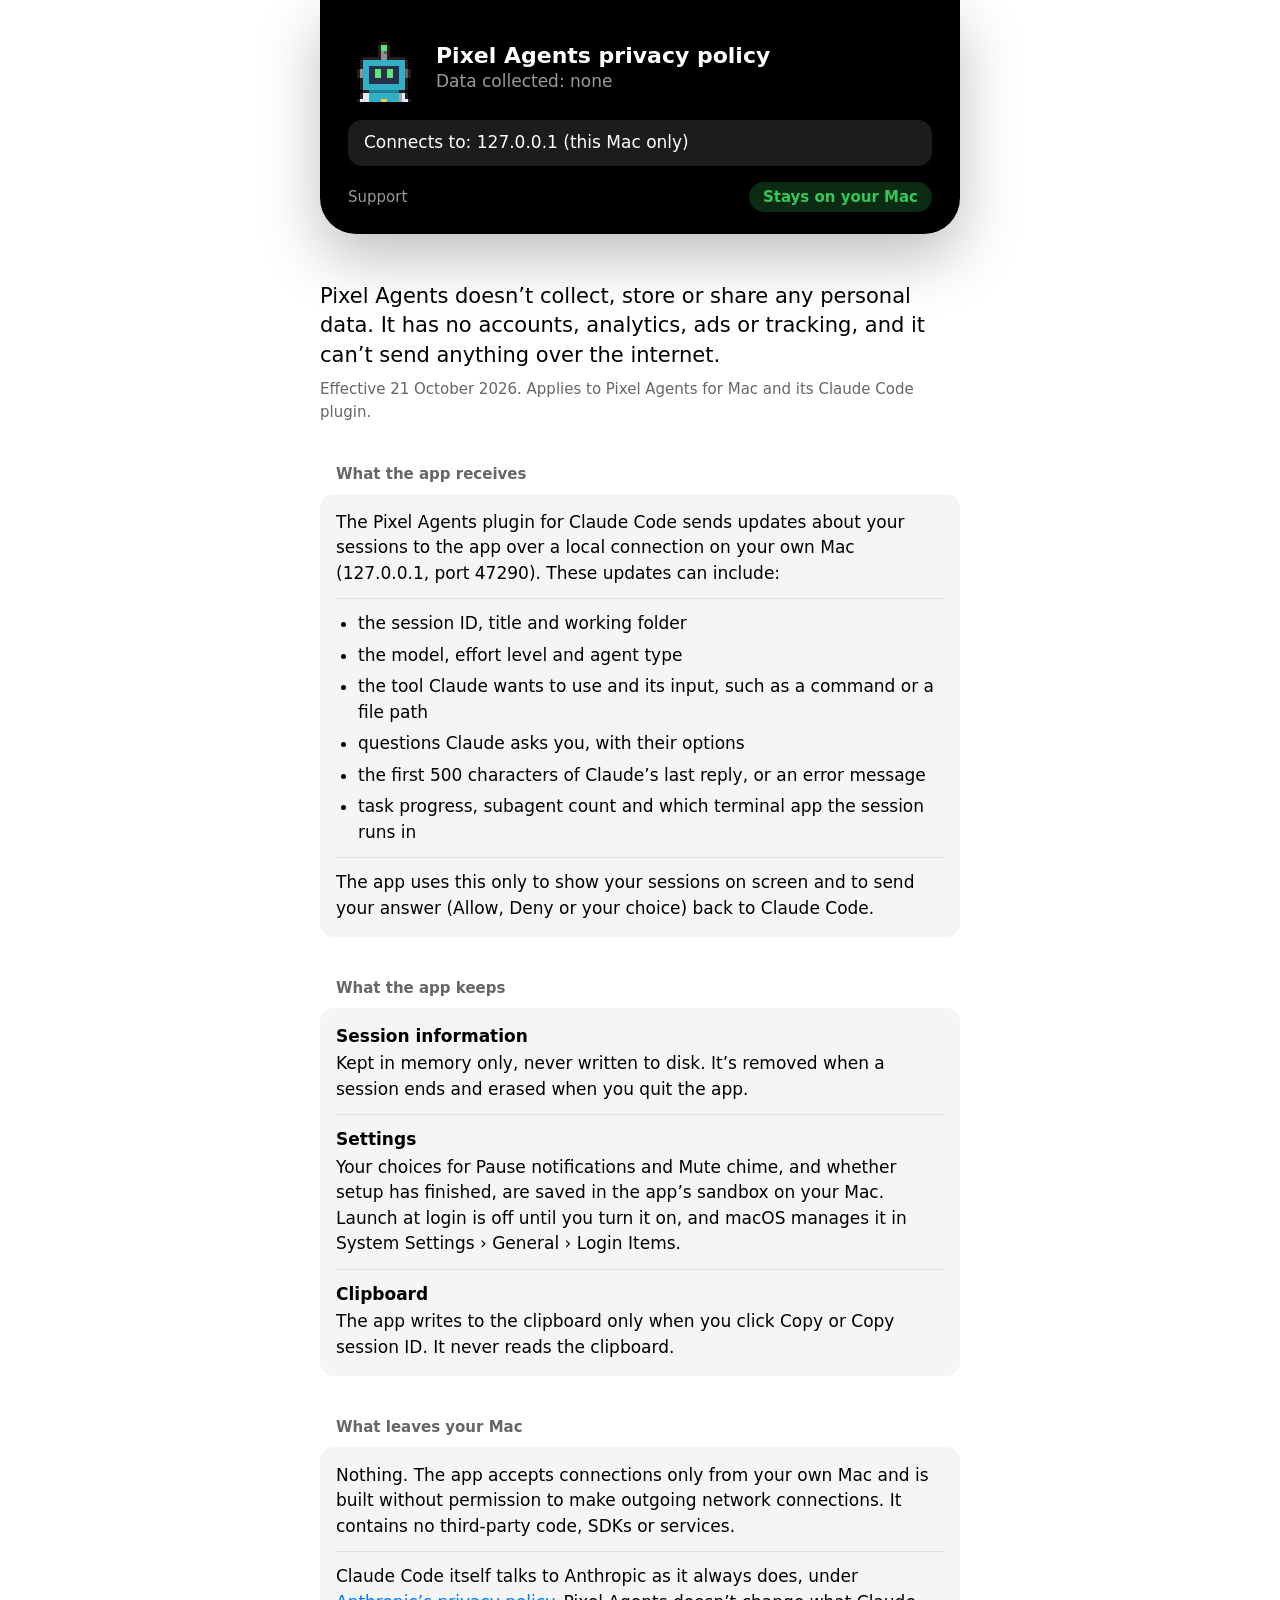
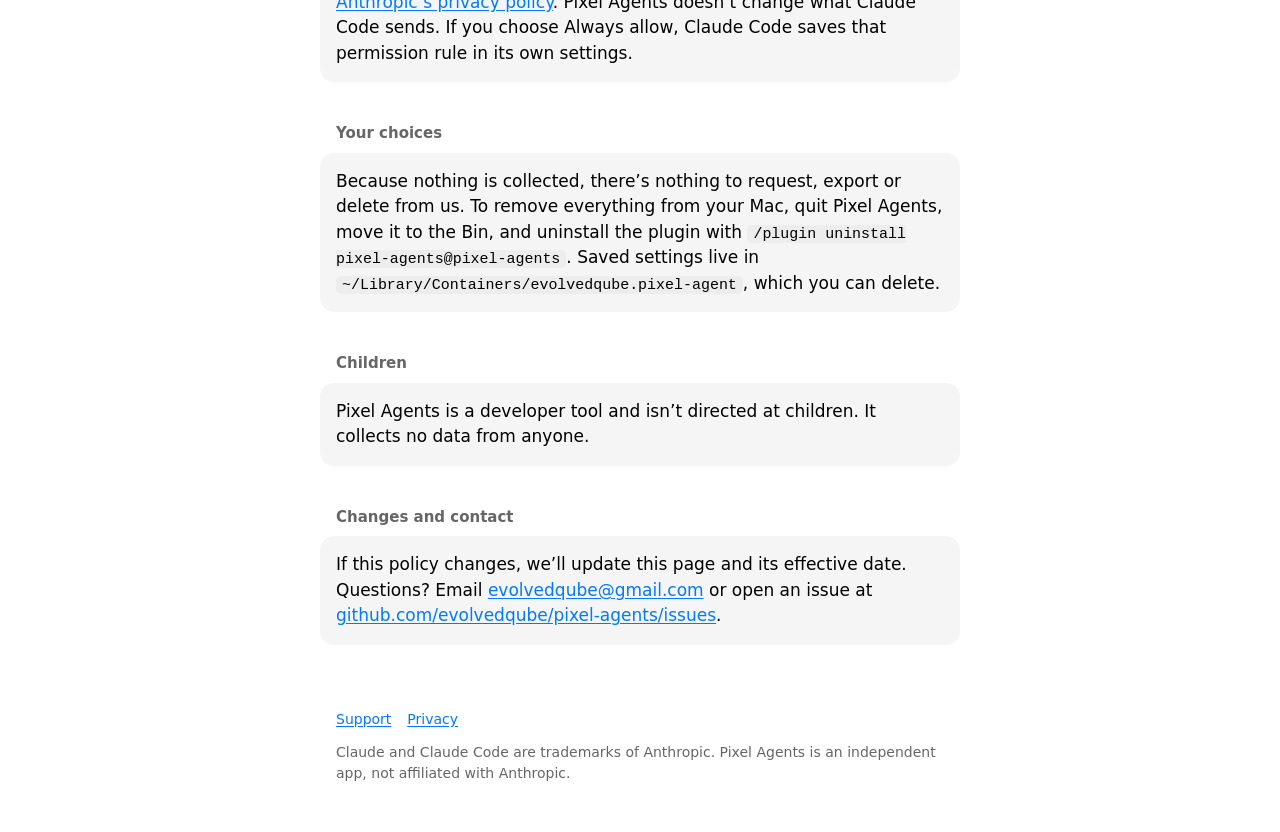
<file: privacy.html>
<!doctype html>
<html lang="en">
<head>
<meta charset="utf-8">
<meta name="viewport" content="width=device-width, initial-scale=1">
<title>Pixel Agents privacy policy</title>
<meta name="description" content="Pixel Agents collects no data. Everything stays on your Mac.">
<link rel="stylesheet" href="style.css">
</head>
<body>

<header class="island">
  <div class="who">
    <div class="badge" style="--tint:#30B0C7;--row:-240px" aria-hidden="true">
      <i class="base"></i><i class="shirt"></i><i class="tint"></i>
    </div>
    <div>
      <h1>Pixel Agents privacy policy</h1>
      <div class="state">Data collected: none</div>
    </div>
  </div>
  <p class="command">Connects to: 127.0.0.1 (this Mac only)</p>
  <div class="foot">
    <span><a href="support.html">Support</a></span>
    <span class="pill green">Stays on your Mac</span>
  </div>
</header>

<main>
  <p class="lede">Pixel Agents doesn’t collect, store or share any personal data. It has no accounts, analytics, ads or tracking, and it can’t send anything over the internet.</p>
  <p class="updated">Effective 21 October 2026. Applies to Pixel Agents for Mac and its Claude Code plugin.</p>

  <h2>What the app receives</h2>
  <div class="group">
    <p>The Pixel Agents plugin for Claude Code sends updates about your sessions to the app over a local connection on your own Mac (127.0.0.1, port 47290). These updates can include:</p>
    <ul>
      <li>the session ID, title and working folder</li>
      <li>the model, effort level and agent type</li>
      <li>the tool Claude wants to use and its input, such as a command or a file path</li>
      <li>questions Claude asks you, with their options</li>
      <li>the first 500 characters of Claude’s last reply, or an error message</li>
      <li>task progress, subagent count and which terminal app the session runs in</li>
    </ul>
    <p>The app uses this only to show your sessions on screen and to send your answer (Allow, Deny or your choice) back to Claude Code.</p>
  </div>

  <h2>What the app keeps</h2>
  <div class="group">
    <div>
      <h3>Session information</h3>
      <p>Kept in memory only, never written to disk. It’s removed when a session ends and erased when you quit the app.</p>
    </div>
    <div>
      <h3>Settings</h3>
      <p>Your choices for Pause notifications and Mute chime, and whether setup has finished, are saved in the app’s sandbox on your Mac. Launch at login is off until you turn it on, and macOS manages it in System Settings › General › Login Items.</p>
    </div>
    <div>
      <h3>Clipboard</h3>
      <p>The app writes to the clipboard only when you click Copy or Copy session ID. It never reads the clipboard.</p>
    </div>
  </div>

  <h2>What leaves your Mac</h2>
  <div class="group">
    <p>Nothing. The app accepts connections only from your own Mac and is built without permission to make outgoing network connections. It contains no third-party code, SDKs or services.</p>
    <p>Claude Code itself talks to Anthropic as it always does, under <a href="https://www.anthropic.com/legal/privacy">Anthropic’s privacy policy</a>. Pixel Agents doesn’t change what Claude Code sends. If you choose Always allow, Claude Code saves that permission rule in its own settings.</p>
  </div>

  <h2>Your choices</h2>
  <div class="group">
    <p>Because nothing is collected, there’s nothing to request, export or delete from us. To remove everything from your Mac, quit Pixel Agents, move it to the Bin, and uninstall the plugin with <code>/plugin uninstall pixel-agents@pixel-agents</code>. Saved settings live in <code>~/Library/Containers/evolvedqube.pixel-agent</code>, which you can delete.</p>
  </div>

  <h2>Children</h2>
  <div class="group">
    <p>Pixel Agents is a developer tool and isn’t directed at children. It collects no data from anyone.</p>
  </div>

  <h2>Changes and contact</h2>
  <div class="group">
    <p>If this policy changes, we’ll update this page and its effective date. Questions? Email <a href="mailto:evolvedqube@gmail.com">evolvedqube@gmail.com</a> or open an issue at <a href="https://github.com/evolvedqube/pixel-agents/issues">github.com/evolvedqube/pixel-agents/issues</a>.</p>
  </div>
</main>

<footer>
  <nav><a href="support.html">Support</a><a href="privacy.html">Privacy</a></nav>
  <p>Claude and Claude Code are trademarks of Anthropic. Pixel Agents is an independent app, not affiliated with Anthropic.</p>
</footer>
</body>
</html>
</file>
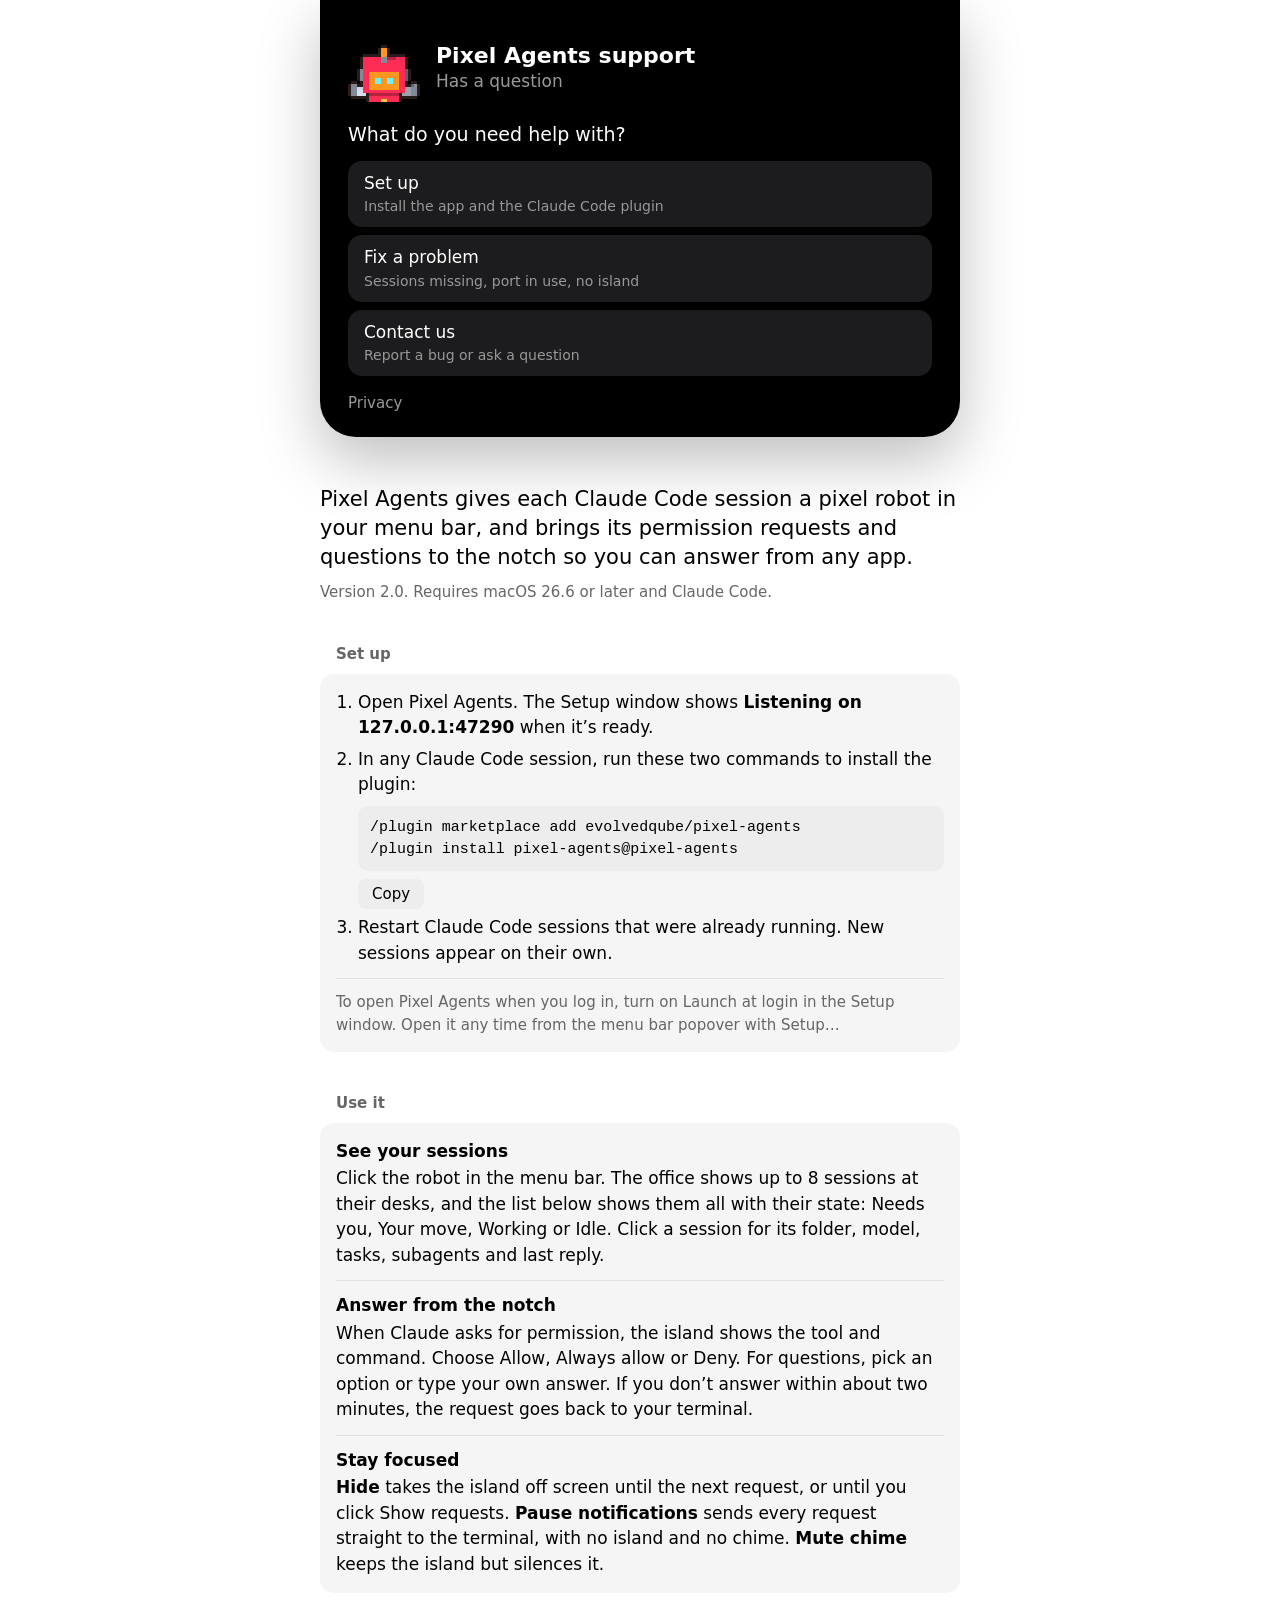
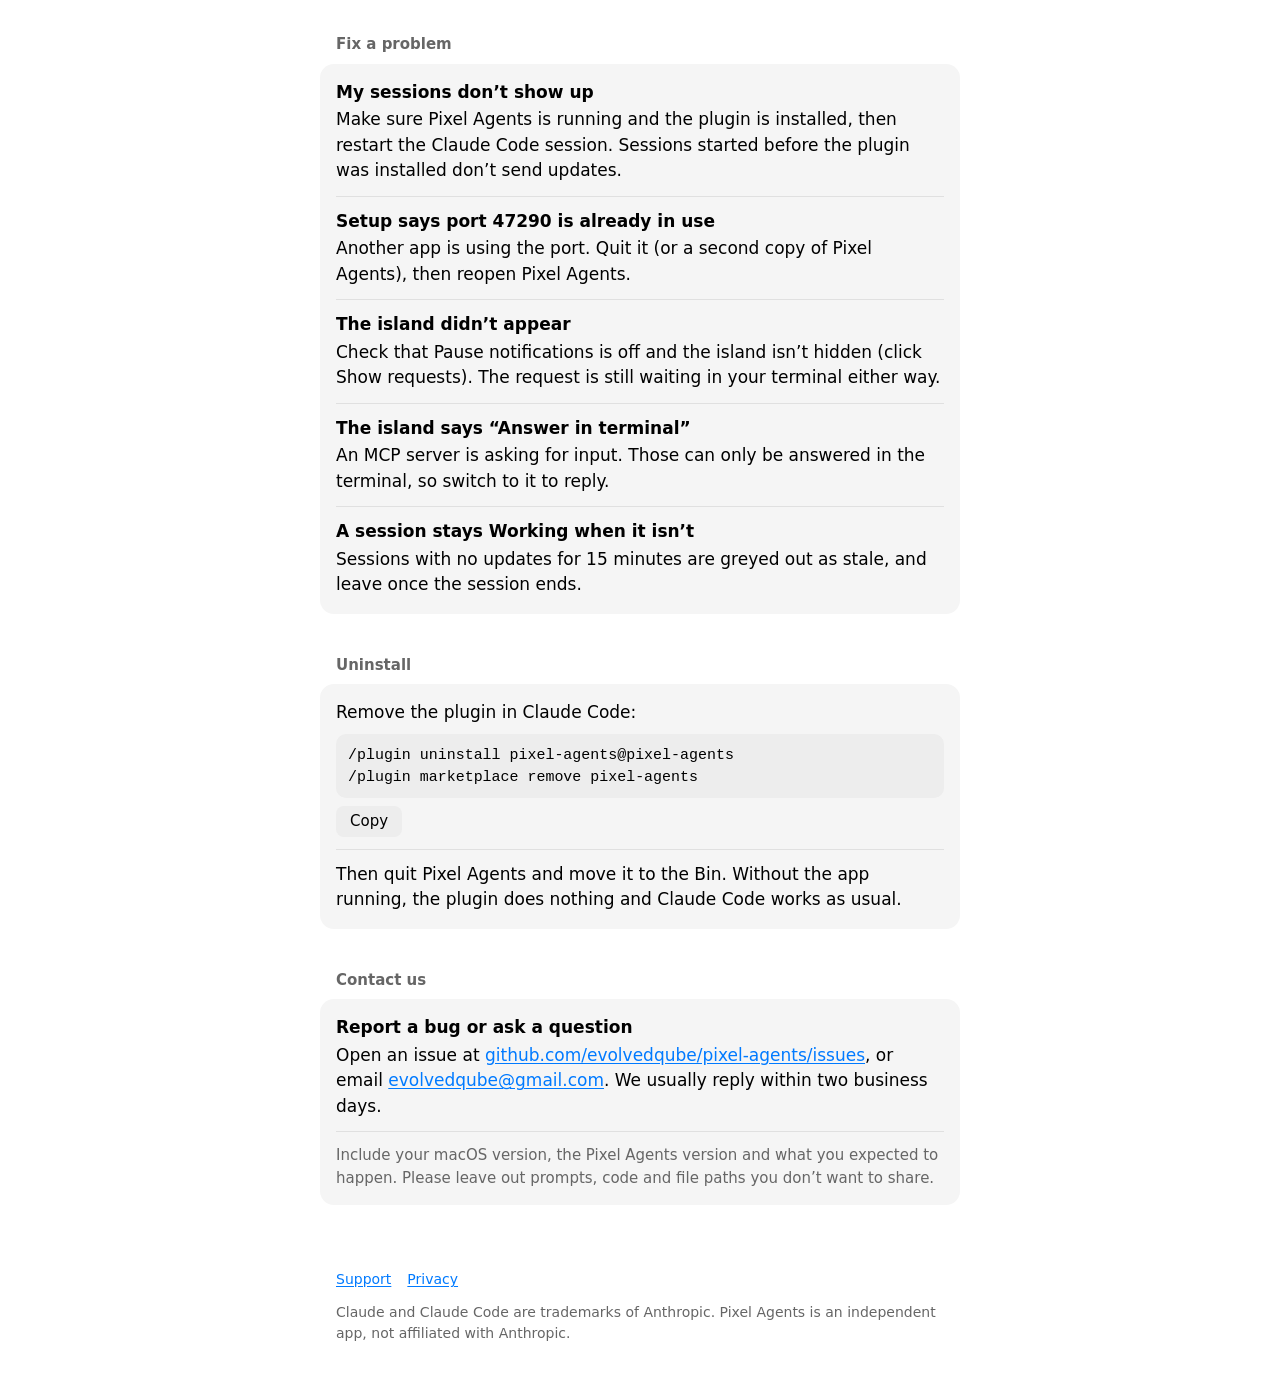
<file: support.html>
<!doctype html>
<html lang="en">
<head>
<meta charset="utf-8">
<meta name="viewport" content="width=device-width, initial-scale=1">
<title>Pixel Agents support</title>
<meta name="description" content="Help with setting up and using Pixel Agents, the Mac menu bar app for Claude Code sessions.">
<link rel="stylesheet" href="style.css">
</head>
<body>

<header class="island">
  <div class="who">
    <div class="badge" style="--tint:#FF2D55;--row:-120px" aria-hidden="true">
      <i class="base"></i><i class="shirt"></i><i class="tint"></i>
    </div>
    <div>
      <h1>Pixel Agents support</h1>
      <div class="state">Has a question</div>
    </div>
  </div>
  <p class="ask">What do you need help with?</p>
  <nav class="options" aria-label="Support topics">
    <a href="#setup">Set up<small>Install the app and the Claude Code plugin</small></a>
    <a href="#troubleshooting">Fix a problem<small>Sessions missing, port in use, no island</small></a>
    <a href="#contact">Contact us<small>Report a bug or ask a question</small></a>
  </nav>
  <div class="foot"><span><a href="privacy.html">Privacy</a></span></div>
</header>

<main>
  <p class="lede">Pixel Agents gives each Claude Code session a pixel robot in your menu bar, and brings its permission requests and questions to the notch so you can answer from any app.</p>
  <p class="updated">Version 2.0. Requires macOS 26.6 or later and Claude Code.</p>

  <h2 id="setup">Set up</h2>
  <div class="group">
    <ol>
      <li>Open Pixel Agents. The Setup window shows <strong>Listening on 127.0.0.1:47290</strong> when it’s ready.</li>
      <li>In any Claude Code session, run these two commands to install the plugin:
        <pre id="install">/plugin marketplace add evolvedqube/pixel-agents
/plugin install pixel-agents@pixel-agents</pre>
        <button class="copy" type="button" data-copy="install">Copy</button>
      </li>
      <li>Restart Claude Code sessions that were already running. New sessions appear on their own.</li>
    </ol>
    <p class="note">To open Pixel Agents when you log in, turn on Launch at login in the Setup window. Open it any time from the menu bar popover with Setup…</p>
  </div>

  <h2>Use it</h2>
  <div class="group">
    <div>
      <h3>See your sessions</h3>
      <p>Click the robot in the menu bar. The office shows up to 8 sessions at their desks, and the list below shows them all with their state: Needs you, Your move, Working or Idle. Click a session for its folder, model, tasks, subagents and last reply.</p>
    </div>
    <div>
      <h3>Answer from the notch</h3>
      <p>When Claude asks for permission, the island shows the tool and command. Choose Allow, Always allow or Deny. For questions, pick an option or type your own answer. If you don’t answer within about two minutes, the request goes back to your terminal.</p>
    </div>
    <div>
      <h3>Stay focused</h3>
      <p><strong>Hide</strong> takes the island off screen until the next request, or until you click Show requests. <strong>Pause notifications</strong> sends every request straight to the terminal, with no island and no chime. <strong>Mute chime</strong> keeps the island but silences it.</p>
    </div>
  </div>

  <h2 id="troubleshooting">Fix a problem</h2>
  <div class="group">
    <div>
      <h3>My sessions don’t show up</h3>
      <p>Make sure Pixel Agents is running and the plugin is installed, then restart the Claude Code session. Sessions started before the plugin was installed don’t send updates.</p>
    </div>
    <div>
      <h3>Setup says port 47290 is already in use</h3>
      <p>Another app is using the port. Quit it (or a second copy of Pixel Agents), then reopen Pixel Agents.</p>
    </div>
    <div>
      <h3>The island didn’t appear</h3>
      <p>Check that Pause notifications is off and the island isn’t hidden (click Show requests). The request is still waiting in your terminal either way.</p>
    </div>
    <div>
      <h3>The island says “Answer in terminal”</h3>
      <p>An MCP server is asking for input. Those can only be answered in the terminal, so switch to it to reply.</p>
    </div>
    <div>
      <h3>A session stays Working when it isn’t</h3>
      <p>Sessions with no updates for 15 minutes are greyed out as stale, and leave once the session ends.</p>
    </div>
  </div>

  <h2>Uninstall</h2>
  <div class="group">
    <div>
      <p>Remove the plugin in Claude Code:</p>
      <pre id="uninstall">/plugin uninstall pixel-agents@pixel-agents
/plugin marketplace remove pixel-agents</pre>
      <button class="copy" type="button" data-copy="uninstall">Copy</button>
    </div>
    <p>Then quit Pixel Agents and move it to the Bin. Without the app running, the plugin does nothing and Claude Code works as usual.</p>
  </div>

  <h2 id="contact">Contact us</h2>
  <div class="group">
    <div>
      <h3>Report a bug or ask a question</h3>
      <p>Open an issue at <a href="https://github.com/evolvedqube/pixel-agents/issues">github.com/evolvedqube/pixel-agents/issues</a>, or email <a href="mailto:evolvedqube@gmail.com">evolvedqube@gmail.com</a>. We usually reply within two business days.</p>
    </div>
    <p class="note">Include your macOS version, the Pixel Agents version and what you expected to happen. Please leave out prompts, code and file paths you don’t want to share.</p>
  </div>
</main>

<footer>
  <nav><a href="support.html">Support</a><a href="privacy.html">Privacy</a></nav>
  <p>Claude and Claude Code are trademarks of Anthropic. Pixel Agents is an independent app, not affiliated with Anthropic.</p>
</footer>

<script>
  for (const b of document.querySelectorAll('[data-copy]')) {
    b.addEventListener('click', async () => {
      await navigator.clipboard.writeText(document.getElementById(b.dataset.copy).textContent);
      b.textContent = 'Copied';
      setTimeout(() => { b.textContent = 'Copy'; }, 1500);
    });
  }
</script>
</body>
</html>
</file>
<file: style.css>
/* Pixel Agents web pages: the app's Native glass theme. System colours and SF Pro; the island stays black. */
:root {
  color-scheme: light dark;
  --text: CanvasText;
  --secondary: color-mix(in srgb, CanvasText 60%, Canvas);
  --group: color-mix(in srgb, CanvasText 4%, Canvas);
  --separator: color-mix(in srgb, CanvasText 12%, Canvas);
  --code: color-mix(in srgb, CanvasText 7%, Canvas);
  --blue: #007AFF; --green: #34C759; --orange: #FF9500;
}
@media (prefers-color-scheme: dark) {
  :root { --blue: #0A84FF; --green: #30D158; --orange: #FF9F0A; }
}

* { box-sizing: border-box; }
body {
  margin: 0; background: Canvas; color: var(--text);
  font: 17px/1.5 -apple-system, BlinkMacSystemFont, system-ui, sans-serif;
  -webkit-font-smoothing: antialiased;
}
a { color: var(--blue); text-underline-offset: 2px; }
a:focus-visible, button:focus-visible { outline: 3px solid var(--blue); outline-offset: 2px; border-radius: 6px; }
code, pre { font-family: ui-monospace, "SF Mono", Menlo, monospace; font-size: 0.88em; }
code { background: var(--code); padding: 1px 6px; border-radius: 5px; }

/* The island hangs from the top edge, like the notch. */
.island {
  width: min(640px, 100%); margin: 0 auto; padding: 36px 28px 22px; background: #000; color: #fff;
  border-radius: 0 0 36px 36px; box-shadow: 0 24px 60px rgba(0,0,0,.25);
}
.island .who { display: flex; align-items: center; gap: 16px; }
.island h1 { margin: 0; font-size: 22px; line-height: 1.2; font-weight: 700; }
.island .state { color: rgba(255,255,255,.6); font-size: 17px; }
.island .ask { margin: 18px 0 12px; font-size: 19px; }
.island .options { display: grid; gap: 8px; }
.island .options a {
  display: block; padding: 10px 16px; border-radius: 14px; background: #1c1c1e; color: #fff; text-decoration: none;
}
.island .options a:hover { background: #2c2c2e; }
.island .options small { display: block; color: rgba(255,255,255,.55); font-size: 14px; }
.island .command {
  margin: 18px 0 0; padding: 10px 16px; border-radius: 14px; background: #1c1c1e; overflow-x: auto; white-space: pre;
}
.island .foot { display: flex; justify-content: space-between; align-items: center; margin-top: 16px; font-size: 15px; }
.island .foot a { color: rgba(255,255,255,.6); text-decoration: none; margin-right: 14px; }
.island .foot a:hover { color: #fff; }
.pill { display: inline-block; padding: 4px 14px; border-radius: 99px; font-size: 15px; font-weight: 600; }
.pill.green { background: color-mix(in srgb, var(--green) 22%, transparent); color: var(--green); }

/* Robot badge: head and shoulders from the badge sheet (24×22 of a 40×40 frame) at 3 px per art pixel,
   casing tinted by multiplying the shirt layer, 6 fps like the app. */
.badge { position: relative; width: 72px; height: 66px; flex: none; overflow: hidden; }
.badge i {
  position: absolute; inset: 0; image-rendering: pixelated; background-repeat: no-repeat;
  background-size: 720px 600px; background-position: -24px var(--row);
  animation: frames 1s steps(6) infinite;
}
.badge .base { background-image: url(img/Badge-medium.png); }
.badge .shirt { background-image: url(img/Badge-medium-shirt.png); }
.badge .tint {
  background: var(--tint); mix-blend-mode: multiply;
  -webkit-mask: url(img/Badge-medium-shirt.png) no-repeat; mask: url(img/Badge-medium-shirt.png) no-repeat;
  -webkit-mask-size: 720px 600px; mask-size: 720px 600px;
  -webkit-mask-position: -24px var(--row); mask-position: -24px var(--row);
  animation-name: mask-frames;
}
@keyframes frames { to { background-position: -744px var(--row); } }
@keyframes mask-frames { to { -webkit-mask-position: -744px var(--row); mask-position: -744px var(--row); } }
@media (prefers-reduced-motion: reduce) { .badge i { animation: none; } }

/* Content: one readable column of grouped sections, like the app's Setup window. */
main { width: min(680px, 100%); margin: 0 auto; padding: 48px 20px 64px; }
.lede { margin: 0 0 8px; font-size: 21px; line-height: 1.4; }
.updated { margin: 0; color: var(--secondary); font-size: 15px; }
h2 { margin: 40px 0 8px 16px; font-size: 15px; font-weight: 600; color: var(--secondary); }
.group { background: var(--group); border-radius: 14px; padding: 4px 16px; }
.group > * { margin: 0; padding: 12px 0; }
.group > * + * { border-top: 1px solid var(--separator); }
.group h3 { margin: 0 0 2px; font-size: 17px; font-weight: 600; }
.group p { margin: 0; }
.group ol, .group ul { padding-left: 22px; }
.group li + li { margin-top: 6px; }
pre { margin: 8px 0 0; padding: 10px 12px; background: var(--code); border-radius: 10px; overflow-x: auto; }
.copy {
  margin-top: 8px; padding: 4px 14px; border: 0; border-radius: 8px; font: inherit; font-size: 15px;
  background: var(--code); color: var(--text); cursor: pointer;
}
.note { color: var(--secondary); font-size: 15px; }

footer { width: min(680px, 100%); margin: 0 auto; padding: 0 36px 48px; color: var(--secondary); font-size: 14px; }
footer nav a { margin-right: 16px; }
footer p { margin: 12px 0 0; }
</file>
